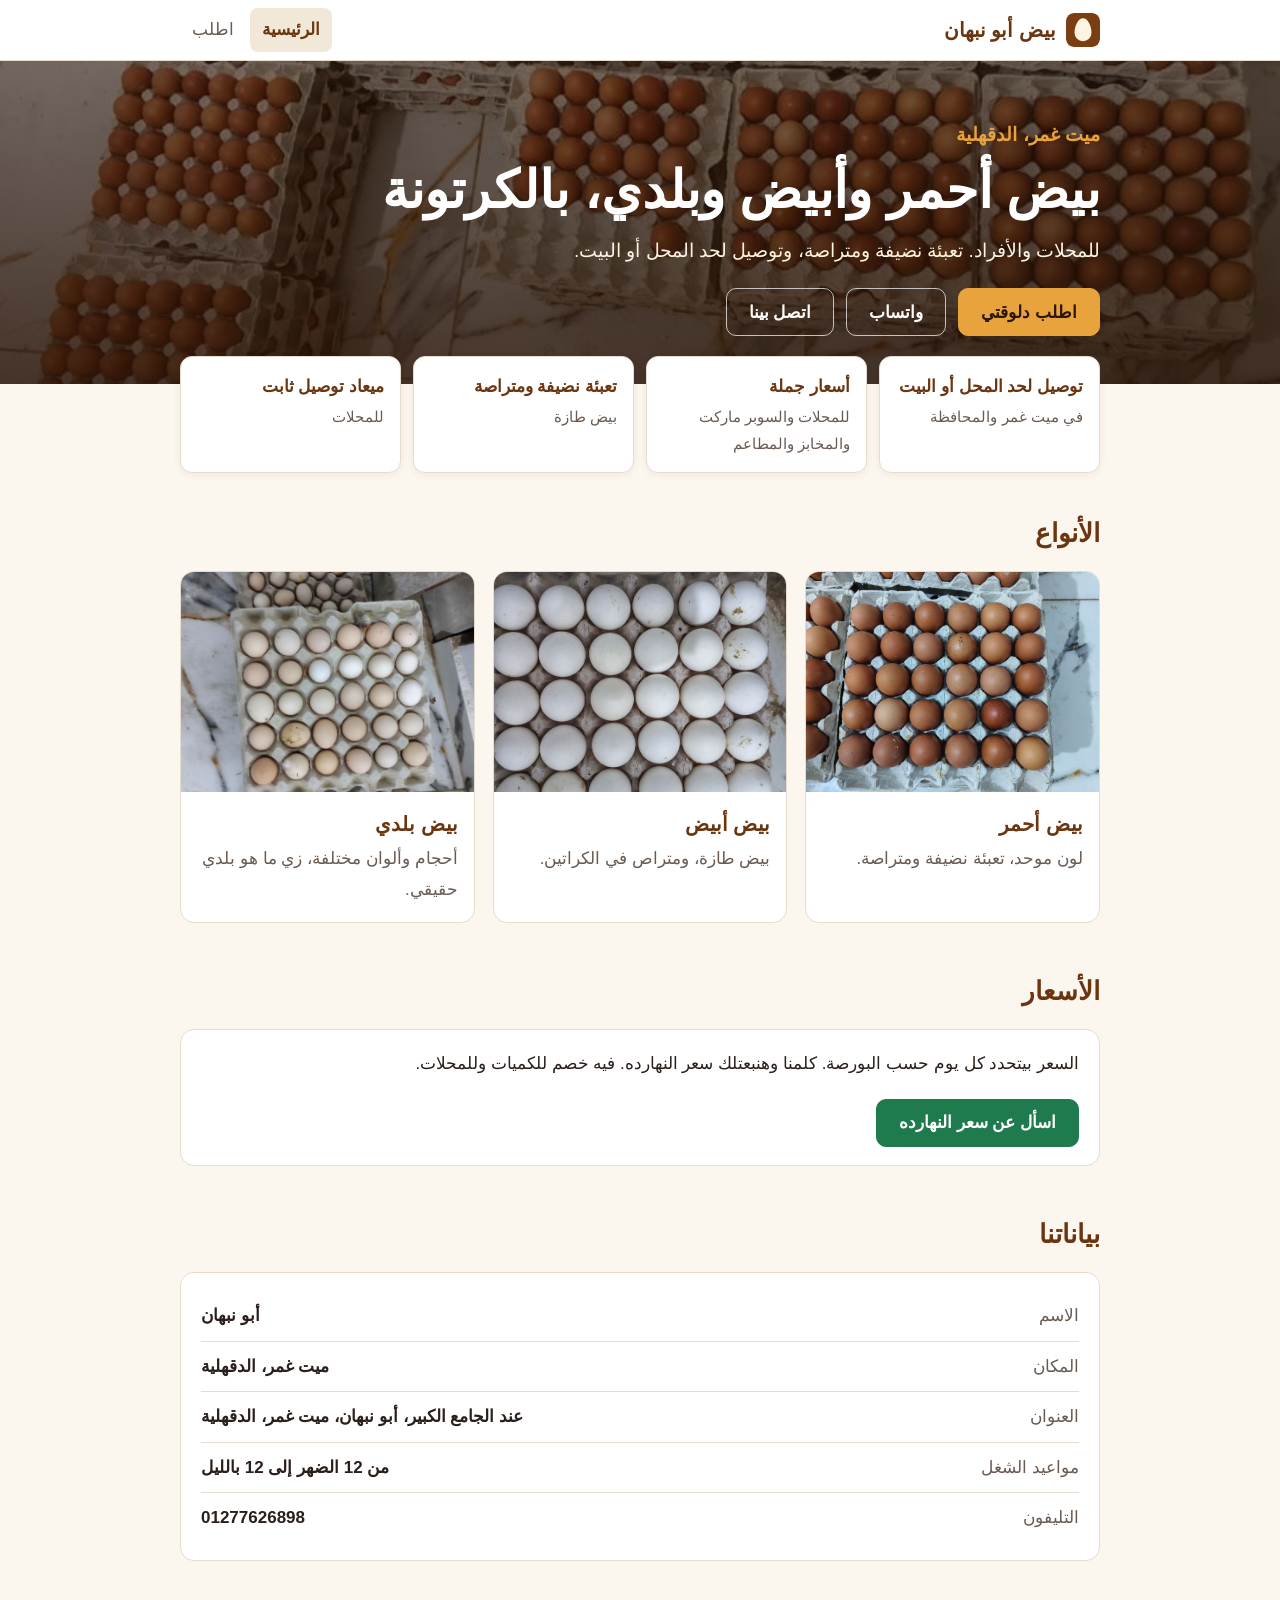
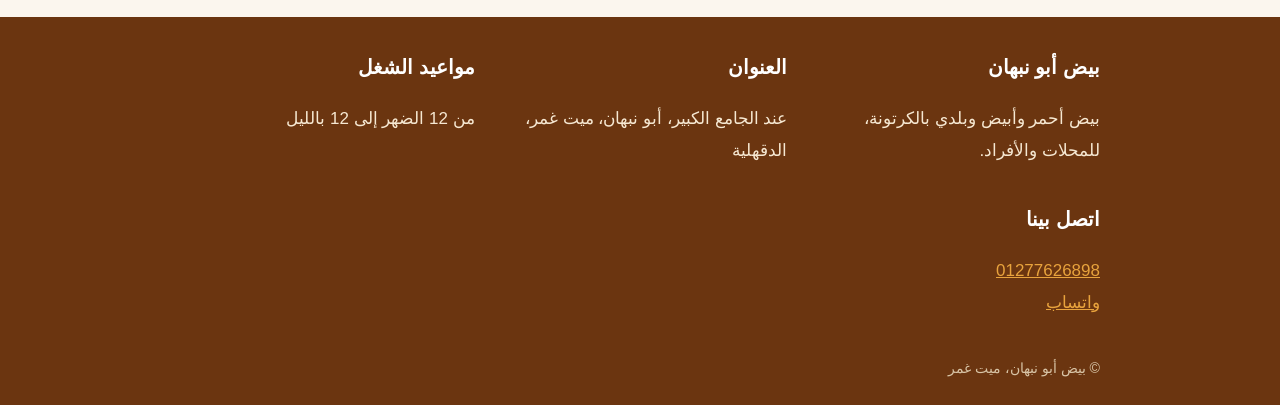
<file: index.html>
<!doctype html>
<html lang="ar" dir="rtl"><head><meta charset="utf-8"><meta name="viewport" content="width=device-width,initial-scale=1">
<title>بيض أبو نبهان | بيض أحمر وأبيض وبلدي بالجملة في ميت غمر</title><meta name="description" content="بيض أحمر وأبيض وبلدي بالكرتونة في ميت غمر، الدقهلية. أسعار جملة للمحلات وتوصيل لحد المحل أو البيت."><meta name="theme-color" content="#6b3510"><link rel="canonical" href="https://ahmed96khder-ux.github.io/abunabhan-eggs/">
<link rel="icon" href="favicon.svg" type="image/svg+xml"><meta property="og:type" content="website"><meta property="og:locale" content="ar_EG"><meta property="og:title" content="بيض أبو نبهان، ميت غمر"><meta property="og:description" content="بيض أحمر وأبيض وبلدي بالكرتونة في ميت غمر، الدقهلية. أسعار جملة للمحلات وتوصيل لحد المحل أو البيت."><meta property="og:url" content="https://ahmed96khder-ux.github.io/abunabhan-eggs/"><meta property="og:site_name" content="بيض أبو نبهان"><meta property="og:image" content="https://ahmed96khder-ux.github.io/abunabhan-eggs/og.jpg"><meta property="og:image:width" content="1200"><meta property="og:image:height" content="630"><meta name="twitter:card" content="summary_large_image"><meta name="twitter:image" content="https://ahmed96khder-ux.github.io/abunabhan-eggs/og.jpg">
<script type="application/ld+json">{"@context":"https://schema.org","@type":"LocalBusiness","name":"بيض أبو نبهان","alternateName":"Abu Nabhan Eggs","description":"بيض أحمر وأبيض وبلدي بالكرتونة في ميت غمر، الدقهلية. أسعار جملة للمحلات وتوصيل لحد المحل أو البيت.","url":"https://ahmed96khder-ux.github.io/abunabhan-eggs/","image":"https://ahmed96khder-ux.github.io/abunabhan-eggs/og.jpg","telephone":"+201277626898","address":{"@type":"PostalAddress","streetAddress":"عند الجامع الكبير، أبو نبهان","addressLocality":"ميت غمر","addressRegion":"الدقهلية","addressCountry":"EG"},"areaServed":{"@type":"City","name":"ميت غمر"},"openingHoursSpecification":[{"@type":"OpeningHoursSpecification","dayOfWeek":["Monday","Tuesday","Wednesday","Thursday","Friday","Saturday","Sunday"],"opens":"12:00","closes":"23:59"}],"makesOffer":[{"@type":"Offer","itemOffered":{"@type":"Product","name":"بيض أحمر بالكرتونة"}},{"@type":"Offer","itemOffered":{"@type":"Product","name":"بيض أبيض بالكرتونة"}},{"@type":"Offer","itemOffered":{"@type":"Product","name":"بيض بلدي بالكرتونة"}}]}</script>
<link rel="stylesheet" href="style.css"></head><body><div class="top"><div class="wrap"><a class="brand" href="index.html"><img src="favicon.svg" alt="" width="34" height="34">بيض أبو نبهان</a>
<nav aria-label="الصفحات"><a href="index.html" aria-current="page">الرئيسية</a><a href="order.html">اطلب</a></nav></div></div>
<div class="hero"><div class="wrap"><p class="where">ميت غمر، الدقهلية</p><h1>بيض أحمر وأبيض وبلدي، بالكرتونة</h1><p>للمحلات والأفراد. تعبئة نضيفة ومتراصة، وتوصيل لحد المحل أو البيت.</p>
<div class="btns"><a class="btn primary" href="order.html">اطلب دلوقتي</a><a class="btn ghost" href="https://wa.me/201277626898">واتساب</a><a class="btn ghost" href="tel:01277626898">اتصل بينا</a></div></div></div>
<main class="wrap"><ul class="trust"><li>توصيل لحد المحل أو البيت<small>في ميت غمر والمحافظة</small></li><li>أسعار جملة<small>للمحلات والسوبر ماركت والمخابز والمطاعم</small></li><li>تعبئة نضيفة ومتراصة<small>بيض طازة</small></li><li>ميعاد توصيل ثابت<small>للمحلات</small></li></ul>
<div id="today"></div>
<section><h2>الأنواع</h2><div class="cards"><div class="card"><img data-photo="red" alt="كرتونة بيض أحمر" loading="lazy"><div><b>بيض أحمر</b><span>لون موحد، تعبئة نضيفة ومتراصة.</span></div></div><div class="card"><img data-photo="white" alt="كرتونة بيض أبيض" loading="lazy"><div><b>بيض أبيض</b><span>بيض طازة، ومتراص في الكراتين.</span></div></div><div class="card"><img data-photo="baladi" alt="كرتونة بيض بلدي" loading="lazy"><div><b>بيض بلدي</b><span>أحجام وألوان مختلفة، زي ما هو بلدي حقيقي.</span></div></div></div></section>
<section><h2>الأسعار</h2><div class="panel"><p style="margin:0">السعر بيتحدد كل يوم حسب البورصة. كلمنا وهنبعتلك سعر النهارده. فيه خصم للكميات وللمحلات.</p><div class="btns"><a class="btn green" href="https://wa.me/201277626898">اسأل عن سعر النهارده</a></div></div></section>
<section><h2>بياناتنا</h2><div class="panel"><dl><div class="row"><dt>الاسم</dt><dd>أبو نبهان</dd></div><div class="row"><dt>المكان</dt><dd>ميت غمر، الدقهلية</dd></div><div class="row"><dt>العنوان</dt><dd>عند الجامع الكبير، أبو نبهان، ميت غمر، الدقهلية</dd></div><div class="row"><dt>مواعيد الشغل</dt><dd>من 12 الضهر إلى 12 بالليل</dd></div><div class="row"><dt>التليفون</dt><dd><bdi>01277626898</bdi></dd></div></dl></div></section></main><footer><div class="wrap"><div class="cols">
<div><h3>بيض أبو نبهان</h3><p>بيض أحمر وأبيض وبلدي بالكرتونة، للمحلات والأفراد.</p></div>
<div><h3>العنوان</h3><p>عند الجامع الكبير، أبو نبهان، ميت غمر، الدقهلية</p></div>
<div><h3>مواعيد الشغل</h3><p>من 12 الضهر إلى 12 بالليل</p></div>
<div><h3>اتصل بينا</h3><p><a href="tel:01277626898"><bdi>01277626898</bdi></a><br><a href="https://wa.me/201277626898">واتساب</a></p></div>
</div><small>© بيض أبو نبهان، ميت غمر</small></div></footer><script src="config.js"></script><script src="photos.js"></script><script src="site.js"></script></body></html>
</file>
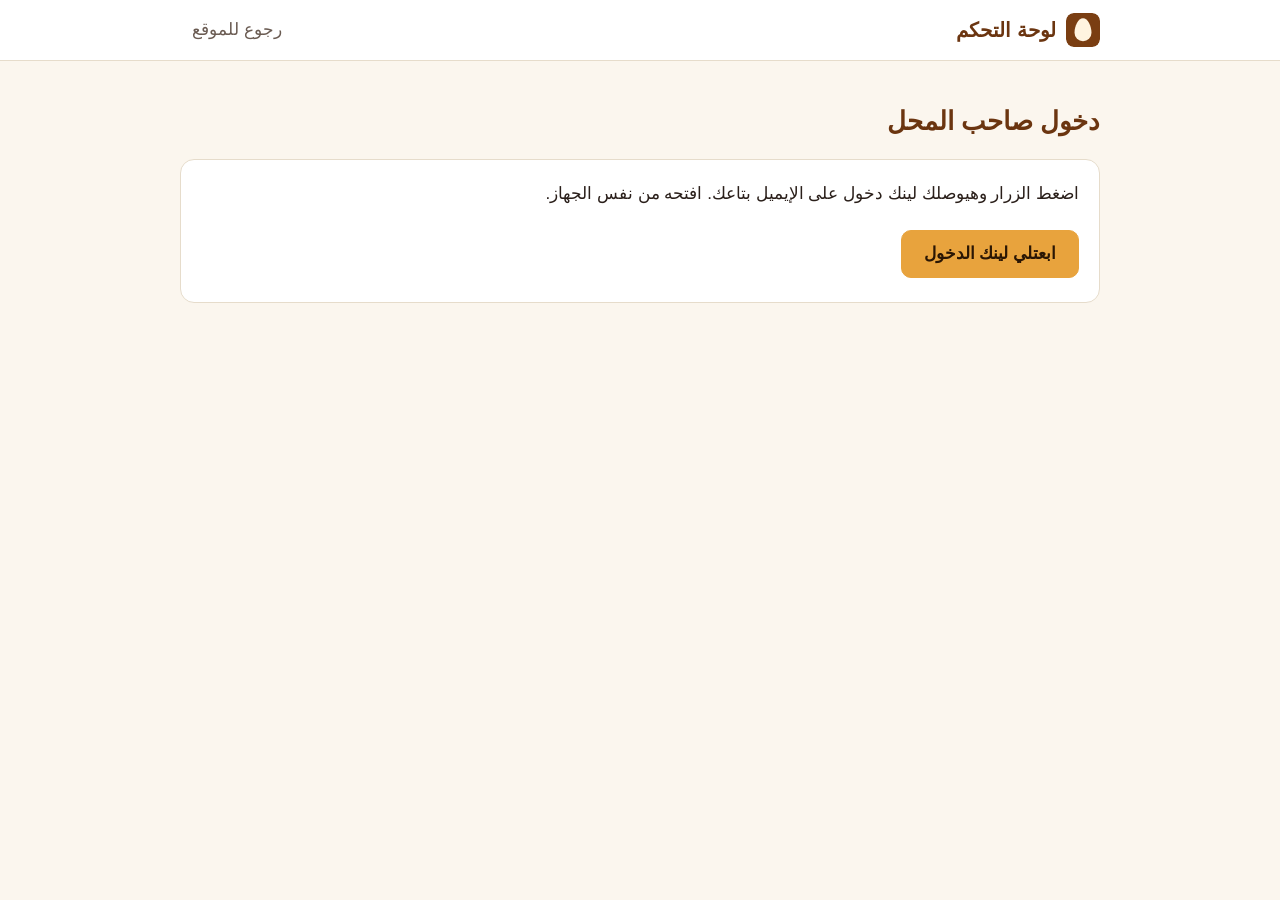
<file: dashboard.html>
<!doctype html>
<html lang="ar" dir="rtl"><head><meta charset="utf-8"><meta name="viewport" content="width=device-width,initial-scale=1">
<title>لوحة التحكم | بيض أبو نبهان</title><meta name="description" content="لوحة تحكم"><meta name="robots" content="noindex,nofollow"><meta name="theme-color" content="#6b3510">
<link rel="icon" href="favicon.svg" type="image/svg+xml">
<link rel="stylesheet" href="style.css"></head><body><div class="top"><div class="wrap"><a class="brand" href="index.html"><img src="favicon.svg" alt="" width="34" height="34">لوحة التحكم</a><nav><a href="index.html">رجوع للموقع</a></nav></div></div>
<main class="wrap">
<section id="login" hidden><h2>دخول صاحب المحل</h2><div class="panel"><p style="margin:0">اضغط الزرار وهيوصلك لينك دخول على الإيميل بتاعك. افتحه من نفس الجهاز.</p><div class="btns"><button class="btn primary" id="sendlink">ابعتلي لينك الدخول</button></div><p class="status" id="loginstatus" role="status"></p></div></section>
<div id="dash" hidden>
<div class="btns" style="justify-content:flex-start"><button class="btn sm" id="logout">خروج</button></div>
<section><h2>سعر النهارده</h2><div class="panel"><p style="margin:0">اكتب سعر البورصة للكرتونة وهامشك. اللوحة تحسب سعر البيع، وزرار النشر بيظهره في الصفحة الرئيسية على طول.</p>
<div class="grid3"><div><label for="b_red">بورصة بيض أحمر</label><input type="number" id="b_red" inputmode="numeric"></div><div><label for="b_white">بورصة بيض أبيض</label><input type="number" id="b_white" inputmode="numeric"></div><div><label for="b_baladi">بورصة بيض بلدي</label><input type="number" id="b_baladi" inputmode="numeric"></div></div>
<label for="margin">هامشك في الكرتونة (جنيه)</label><input type="number" id="margin" inputmode="numeric">
<dl id="sell"></dl><div class="msg" id="morning"></div><div class="btns"><button class="btn green" id="publish">انشر السعر على الموقع</button><button class="btn" id="copymorning">انسخ رسالة الصبح</button></div><p class="status" id="pubstatus" role="status"></p><p class="note" id="current"></p></div></section>
<section><h2>الطلبات</h2><div class="panel"><dl id="stats"></dl><div id="orders"></div><div class="btns"><button class="btn sm" id="reload">حدّث</button></div></div></section>
<section><h2>العملاء</h2><div class="panel"><dl id="customers"></dl></div></section></div></main>
<script src="config.js"></script><script src="site.js"></script><script src="dash.js"></script></body></html>
</file>
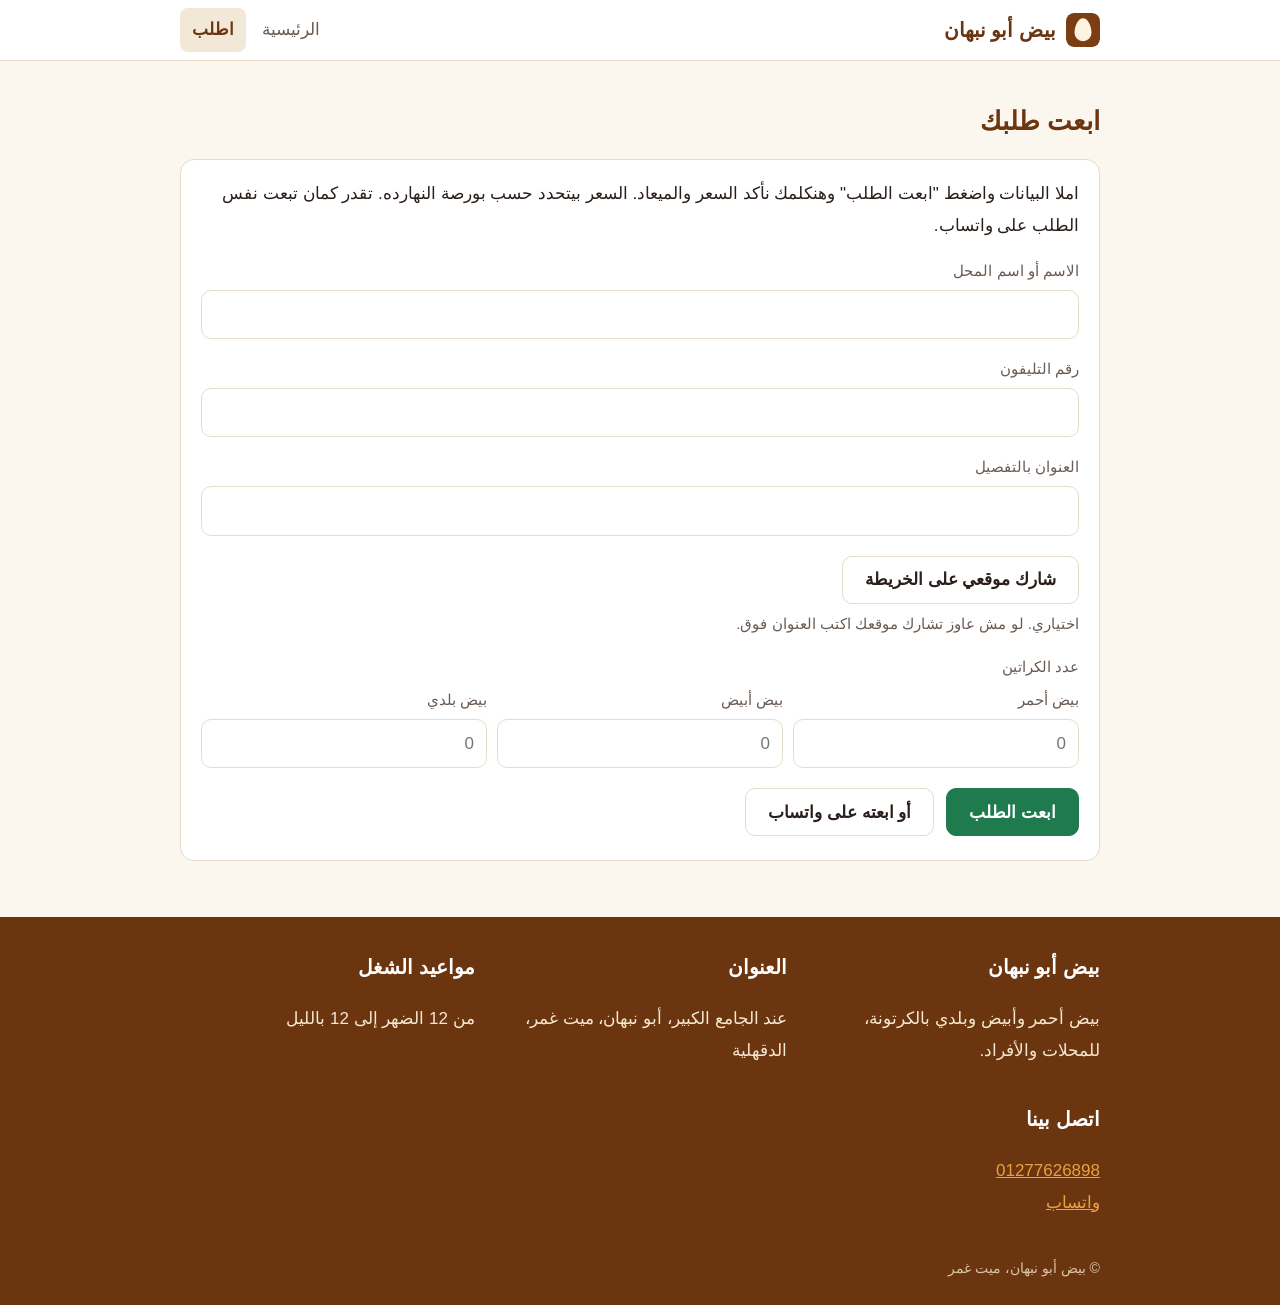
<file: order.html>
<!doctype html>
<html lang="ar" dir="rtl"><head><meta charset="utf-8"><meta name="viewport" content="width=device-width,initial-scale=1">
<title>اطلب بيض | بيض أبو نبهان</title><meta name="description" content="ابعت طلبك على واتساب: بيض أحمر وأبيض وبلدي بالكرتونة في ميت غمر."><meta name="theme-color" content="#6b3510"><link rel="canonical" href="https://ahmed96khder-ux.github.io/abunabhan-eggs/order.html"><meta property="og:type" content="website"><meta property="og:locale" content="ar_EG"><meta property="og:title" content="اطلب بيض | بيض أبو نبهان"><meta property="og:url" content="https://ahmed96khder-ux.github.io/abunabhan-eggs/order.html"><meta property="og:image" content="https://ahmed96khder-ux.github.io/abunabhan-eggs/og.jpg">
<link rel="icon" href="favicon.svg" type="image/svg+xml">
<link rel="stylesheet" href="style.css"></head><body><div class="top"><div class="wrap"><a class="brand" href="index.html"><img src="favicon.svg" alt="" width="34" height="34">بيض أبو نبهان</a>
<nav aria-label="الصفحات"><a href="index.html">الرئيسية</a><a href="order.html" aria-current="page">اطلب</a></nav></div></div>
<main class="wrap"><section><h2>ابعت طلبك</h2><div class="panel"><p style="margin:0">املا البيانات واضغط "ابعت الطلب" وهنكلمك نأكد السعر والميعاد. السعر بيتحدد حسب بورصة النهارده. تقدر كمان تبعت نفس الطلب على واتساب.</p>
<form id="orderform" onsubmit="return false"><label for="name">الاسم أو اسم المحل</label><input type="text" id="name" autocomplete="name">
<label for="phone">رقم التليفون</label><input type="tel" id="phone" inputmode="tel" autocomplete="tel">
<label for="area">العنوان بالتفصيل</label><input type="text" id="area" autocomplete="street-address">
<div class="btns"><button type="button" class="btn" id="loc">شارك موقعي على الخريطة</button></div><p class="status" id="locstatus" role="status">اختياري. لو مش عاوز تشارك موقعك اكتب العنوان فوق.</p>
<label>عدد الكراتين</label><div class="grid3"><div><label for="q_red">بيض أحمر</label><input type="number" id="q_red" min="0" inputmode="numeric" placeholder="0"></div><div><label for="q_white">بيض أبيض</label><input type="number" id="q_white" min="0" inputmode="numeric" placeholder="0"></div><div><label for="q_baladi">بيض بلدي</label><input type="number" id="q_baladi" min="0" inputmode="numeric" placeholder="0"></div></div></form>
<div class="btns"><button type="button" class="btn green" id="save">ابعت الطلب</button><a id="send" class="btn" href="#">أو ابعته على واتساب</a></div><p class="status" id="savestatus" role="status"></p></div></section></main><footer><div class="wrap"><div class="cols">
<div><h3>بيض أبو نبهان</h3><p>بيض أحمر وأبيض وبلدي بالكرتونة، للمحلات والأفراد.</p></div>
<div><h3>العنوان</h3><p>عند الجامع الكبير، أبو نبهان، ميت غمر، الدقهلية</p></div>
<div><h3>مواعيد الشغل</h3><p>من 12 الضهر إلى 12 بالليل</p></div>
<div><h3>اتصل بينا</h3><p><a href="tel:01277626898"><bdi>01277626898</bdi></a><br><a href="https://wa.me/201277626898">واتساب</a></p></div>
</div><small>© بيض أبو نبهان، ميت غمر</small></div></footer><script src="config.js"></script><script src="photos.js"></script><script src="site.js"></script></body></html>
</file>
<file: style.css>
:root{--brown:#6b3510;--brown2:#8a4a1a;--amber:#e8a33d;--cream:#fbf6ee;--sand:#f2e8d8;--ink:#2a1f1a;--ink2:#6a5b52;--line:#e6dccb;--green:#1f7a4d;}
*{box-sizing:border-box}
html{scroll-behavior:smooth}
body{margin:0;font-family:"Segoe UI",Tahoma,"Noto Naskh Arabic","Noto Sans Arabic",Arial,sans-serif;color:var(--ink);background:var(--cream);line-height:1.85;font-size:17px;-webkit-text-size-adjust:100%}
a{color:var(--brown2)}
.wrap{max-width:960px;margin:0 auto;padding:0 20px}
.top{background:#fff;border-bottom:1px solid var(--line);position:sticky;top:0;z-index:5}
.top .wrap{display:flex;align-items:center;justify-content:space-between;gap:12px;min-height:60px}
.brand{display:flex;align-items:center;gap:10px;font-weight:700;font-size:20px;color:var(--brown);text-decoration:none}
.brand img{width:34px;height:34px;border-radius:8px}
.top nav{display:flex;gap:4px}
.top nav a{padding:0 12px;min-height:44px;display:inline-flex;align-items:center;color:var(--ink2);text-decoration:none;border-radius:8px}
.top nav a[aria-current="page"]{color:var(--brown);background:var(--sand);font-weight:600}
.hero{position:relative;color:#fff;background:#3a1d08 center/cover no-repeat}
.hero:before{content:"";position:absolute;inset:0;background:linear-gradient(180deg,rgba(40,18,4,.55),rgba(40,18,4,.82))}
.hero .wrap{position:relative;padding:56px 20px 48px}
.hero h1{font-size:clamp(32px,7vw,52px);line-height:1.25;margin:0 0 10px}
.hero p{font-size:19px;margin:0 0 6px;max-width:560px;color:#fff4e0}
.hero .where{color:var(--amber);font-weight:600}
.btns{display:flex;gap:12px;flex-wrap:wrap;margin:20px 0 0}
.btn{display:inline-flex;align-items:center;justify-content:center;min-height:48px;padding:0 22px;border:1px solid var(--line);border-radius:10px;background:#fff;color:var(--ink);text-decoration:none;font:inherit;font-weight:600;cursor:pointer}
.btn.primary{background:var(--amber);border-color:var(--amber);color:#2a1604}
.btn.green{background:var(--green);border-color:var(--green);color:#fff}
.btn.ghost{background:transparent;color:#fff;border-color:rgba(255,255,255,.7)}
.btn.sm{min-height:38px;padding:0 14px;font-size:15px;font-weight:500}
section{padding:36px 0 8px}
h2{font-size:26px;margin:0 0 14px;color:var(--brown)}
.trust{display:grid;grid-template-columns:repeat(auto-fit,minmax(200px,1fr));gap:12px;list-style:none;margin:-28px 0 0;padding:0;position:relative}
.trust li{background:#fff;border:1px solid var(--line);border-radius:12px;padding:14px 16px;font-weight:600;color:var(--brown);box-shadow:0 2px 8px rgba(80,40,10,.06)}
.trust li small{display:block;font-weight:400;color:var(--ink2);font-size:15px}
.cards{display:grid;grid-template-columns:repeat(auto-fit,minmax(260px,1fr));gap:18px}
.card{background:#fff;border:1px solid var(--line);border-radius:14px;overflow:hidden}
.card img{display:block;width:100%;aspect-ratio:4/3;object-fit:cover;background:var(--sand)}
.card div{padding:14px 16px 16px}
.card b{display:block;font-size:20px;color:var(--brown)}
.card span{color:var(--ink2)}
.today{background:#fff;border:2px solid var(--amber);border-radius:14px;padding:16px 18px;margin-top:24px}
.today h2{font-size:22px;margin-bottom:6px}
.price{color:var(--green);font-weight:700}
.row{display:flex;gap:16px;justify-content:space-between;border-bottom:1px solid var(--line);padding:9px 0}
.row:last-child{border-bottom:0}
dl{margin:0}dt{color:var(--ink2)}dd{margin:0;font-weight:600;text-align:start}
.panel{background:#fff;border:1px solid var(--line);border-radius:14px;padding:18px 20px}
.note{color:var(--ink2);font-size:15px;margin:8px 0 0}
label{display:block;margin:16px 0 5px;color:var(--ink2);font-size:15px}
input[type=text],input[type=tel],input[type=number],textarea{width:100%;min-height:48px;padding:8px 12px;border:1px solid var(--line);border-radius:10px;font:inherit;background:#fff;color:var(--ink)}
textarea{min-height:110px}
input:focus,textarea:focus,.btn:focus-visible,a:focus-visible{outline:3px solid var(--amber);outline-offset:1px}
.grid3{display:grid;grid-template-columns:repeat(3,1fr);gap:10px}
.grid3 label{margin-top:0}
.status{font-size:15px;color:var(--ink2);margin:6px 0 0}
.warn{background:var(--sand);padding:12px 16px;border-radius:10px;margin:16px 0;font-size:16px}
.msg{background:var(--sand);padding:12px 16px;border-radius:10px;white-space:pre-wrap;margin:10px 0}
.order{border-bottom:1px solid var(--line);padding:12px 0}
.order.done{opacity:.55}
.order .meta{color:var(--ink2);font-size:15px}
pre{direction:ltr;text-align:left;background:var(--sand);padding:12px;border-radius:10px;overflow:auto;font-size:14px}
footer{background:var(--brown);color:#f6e8d2;margin-top:48px;padding:32px 0 24px}
footer h3{color:#fff;margin:0 0 8px;font-size:20px}
footer .cols{display:grid;grid-template-columns:repeat(auto-fit,minmax(220px,1fr));gap:18px}
footer a{color:var(--amber)}
footer small{display:block;margin-top:20px;color:#d8c4a6}
@media(max-width:560px){.grid3{grid-template-columns:1fr}.top nav a{padding:0 8px}.hero .wrap{padding:40px 20px 40px}}
.status.ok{color:#1d7a46;font-weight:700}.status.err{color:#b3261e;font-weight:700}
.btn[disabled]{opacity:.6;cursor:default}
</file>
